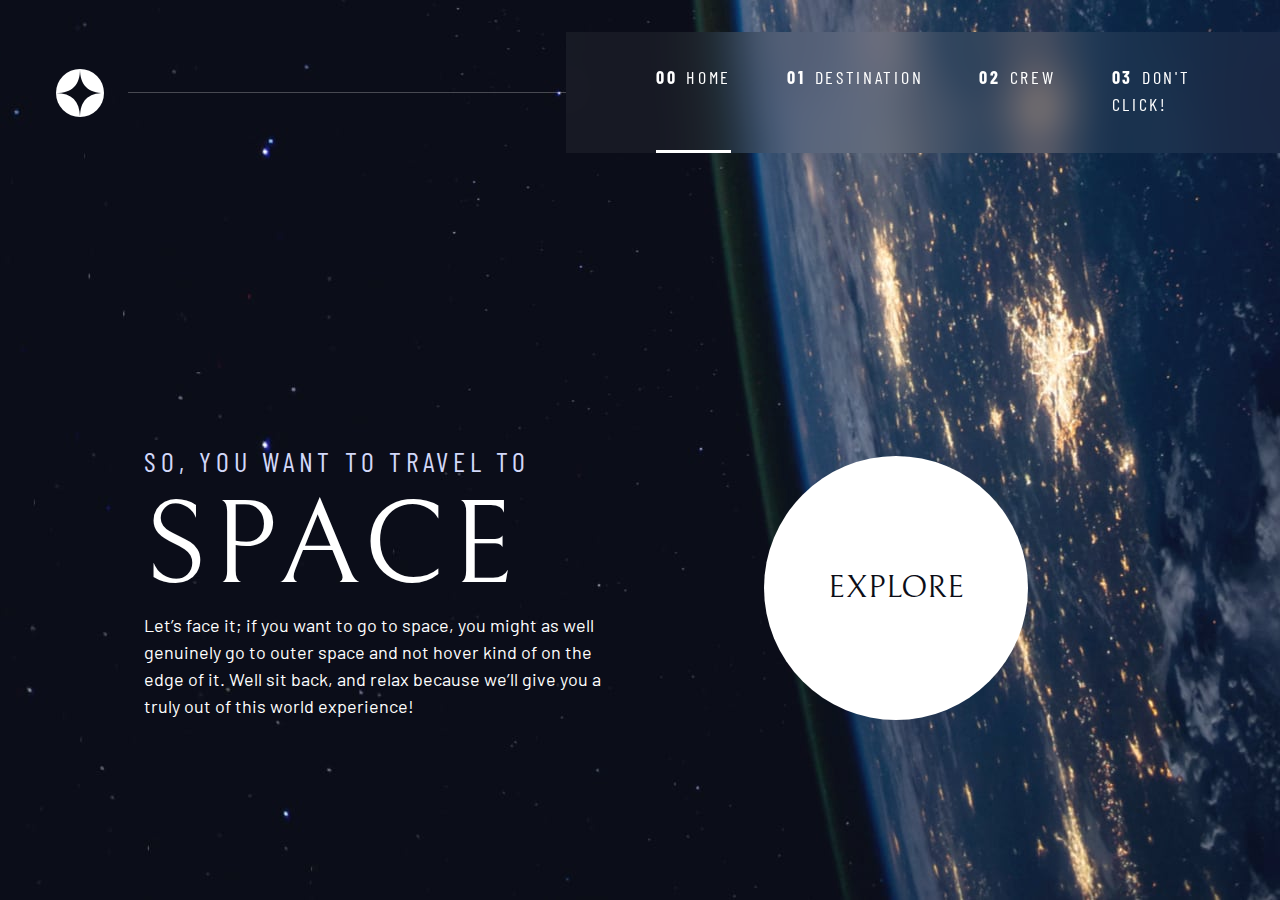
<file: index.html>
<!DOCTYPE html>
<html lang="en">
  <head>
    <meta charset="UTF-8" />
    <meta name="viewport" content="width=device-width, initial-scale=1.0" />

    <link rel="icon" type="image/png" sizes="32x32" href="./assets/favicon-32x32.png" />
    <!-- Google fonts -->
    <link rel="preconnect" href="https://fonts.googleapis.com" />
    <link rel="preconnect" href="https://fonts.gstatic.com" crossorigin />
    <link
      href="https://fonts.googleapis.com/css2?family=Barlow+Condensed:wght@400;700&family=Bellefair&family=Barlow:wght@400;700&display=swap"
      rel="stylesheet" />

    <!-- Our custom CSS -->
    <link rel="stylesheet" href="index.css" />
    <title>Space tour</title>
    <script src="navigation.js" defer></script>
  </head>
  <body class="home">
    <a class="skip-to-content" href="#main">Skip to content</a>
    <header class="primary-header flex">
      <div>
        <img src="./assets/shared/logo.svg" alt="space tourism logo" class="logo" />
      </div>
      <button class="mobile-nav-toggle" aria-controls="primary-navigation">
        <span class="sr-only" aria-expanded="false">Menu</span>
      </button>
      <nav>
        <ul
          id="primary-navigation"
          data-visible="false"
          class="primary-navigation underline-indicators flex">
          <li class="active">
            <a class="ff-sans-cond uppercase text-white letter-spacing-2" href="index.html"
              ><span aria-hidden="true">00</span>Home</a
            >
          </li>
          <li>
            <a class="ff-sans-cond uppercase text-white letter-spacing-2" href="destination.html"
              ><span aria-hidden="true">01</span>Destination</a
            >
          </li>
          <li>
            <a class="ff-sans-cond uppercase text-white letter-spacing-2" href="crew.html"
              ><span aria-hidden="true">02</span>Crew</a
            >
          </li>
          <li>
            <a class="ff-sans-cond uppercase text-white letter-spacing-2" href="technology.html"
              ><span aria-hidden="true">03</span>Don't Click!</a
            >
          </li>
        </ul>
      </nav>
    </header>

    <main id="main" class="grid-container grid-container--home">
      <div>
        <h1 class="text-accent fs-500 ff-sans-cond uppercase letter-spacing-1">
          So, you want to travel to <span class="d-block fs-900 ff-serif text-white">Space</span>
        </h1>

        <p>
          Let’s face it; if you want to go to space, you might as well genuinely go to outer space
          and not hover kind of on the edge of it. Well sit back, and relax because we’ll give you a
          truly out of this world experience!
        </p>
      </div>
      <div>
        <a href="destination.html" class="large-button uppercase ff-serif text-dark bg-white"
          >Explore</a
        >
      </div>
    </main>
  </body>
</html>
</file>
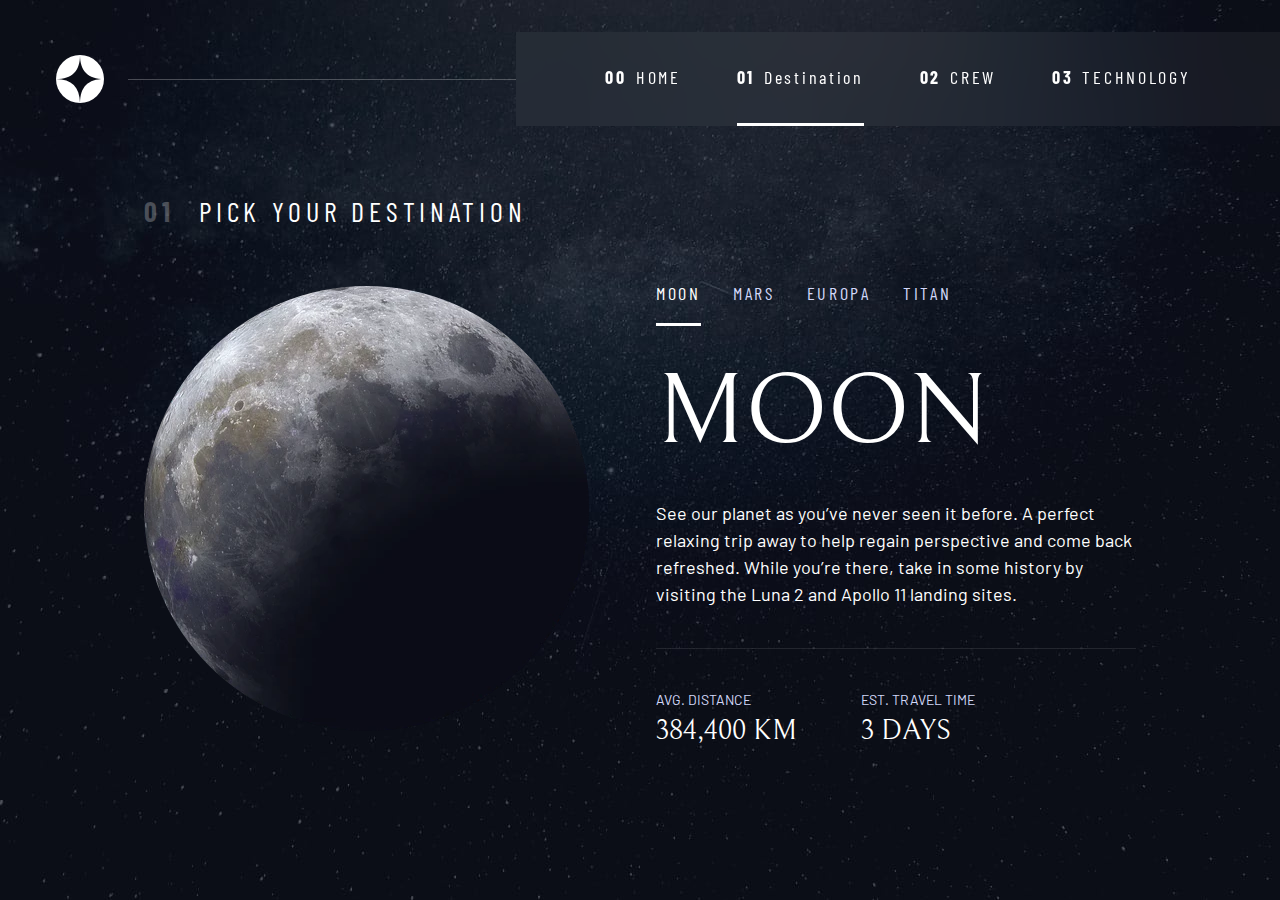
<file: destination.html>
<!DOCTYPE html>
<html lang="en">
<head>
  <meta charset="UTF-8">
  <meta name="viewport" content="width=device-width, initial-scale=1.0">

  <link rel="icon" type="image/png" sizes="32x32" href="./assets/favicon-32x32.png">
  <!-- Google fonts -->
  <link rel="preconnect" href="https://fonts.googleapis.com">
  <link rel="preconnect" href="https://fonts.gstatic.com" crossorigin>
  <link href="https://fonts.googleapis.com/css2?family=Barlow+Condensed:wght@400;700&family=Bellefair&family=Barlow:wght@400;700&display=swap"
      rel="stylesheet">
      
  <!-- Our custom CSS -->
  <link rel="stylesheet" href="index.css">
  <title>Frontend Mentor | Space tourism website</title>
  <script src="navigation.js" defer></script>
  <script src="tabs.js" defer></script>
</head>

<body class="destination">
  <a class="skip-to-content" href="#main">Skip to content</a>
  <header class="primary-header flex">
    <div>
      <img src="./assets/shared/logo.svg" alt="space tourism logo" class="logo">
    </div>
    <button class="mobile-nav-toggle" aria-controls="primary-navigation"><span class="sr-only" aria-expanded="false">Menu</span></button>
    <nav>
        <ul id="primary-navigation" data-visible="false" class="primary-navigation underline-indicators flex">
            <li><a class="ff-sans-cond uppercase text-white letter-spacing-2" href="index.html"><span aria-hidden="true">00</span>Home</a>
            <li class="active"><a class="ff-sans-cond uppercaseftab text-white letter-spacing-2" href="destination.html"><span aria-hidden="true">01</span>Destination</a>
            <li><a class="ff-sans-cond uppercase text-white letter-spacing-2" href="crew.html"><span aria-hidden="true">02</span>Crew</a>
            <li><a class="ff-sans-cond uppercase text-white letter-spacing-2" href="technology.html"><span aria-hidden="true">03</span>Technology</a>
        </ul>
    </nav>
  </header>
  
  <main id="main" class="grid-container grid-container--destination flow">
    <h1 class="numbered-title"><span aria-hidden="true">01</span> Pick your destination</h1>
    
    <picture id="moon-image">
      <source srcset="assets/destination/image-moon.webp" type="image/webp">
      <img src="assets/destination/image-moon.png" alt="the moon">
    </picture>
    <picture hidden id="mars-image">
      <source srcset="assets/destination/image-mars.webp" type="image/webp">
      <img src="assets/destination/image-mars.png" alt="the planet mars">
    </picture>
    <picture hidden id="europa-image">
      <source srcset="assets/destination/image-europa.webp" type="image/webp">
      <img src="assets/destination/image-europa.png" alt="the planet europa">
    </picture>
    <picture hidden id="titan-image">
      <source srcset="assets/destination/image-titan.webp" type="image/webp">
      <img src="assets/destination/image-titan.png" alt="the moon titan">
    </picture>
    
    
    <div class="tab-list underline-indicators flex" role="tablist" aria-label="destination list">
      <button aria-selected="true" role="tab" aria-controls="moon-tab" class="uppercase ff-sans-cond text-accent letter-spacing-2" tabindex="0" data-image="moon-image">Moon</button>
      <button aria-selected="false" role="tab" aria-controls="mars-tab" class="uppercase ff-sans-cond text-accent letter-spacing-2" tabindex="-1" data-image="mars-image">Mars</button>
      <button aria-selected="false" role="tab" aria-controls="europa-tab" class="uppercase ff-sans-cond text-accent letter-spacing-2" tabindex="-1" data-image="europa-image">Europa</button>
      <button aria-selected="false" role="tab" aria-controls="titan-tab" class="uppercase ff-sans-cond text-accent letter-spacing-2" tabindex="-1" data-image="titan-image">Titan</button>
  </div>

    <!-- The moon -->
    <article class="destination-info flow" id="moon-tab" tabindex="0" role="tabpanel">
      <h2 class="fs-800 uppercase ff-serif">Moon</h2>

      <p>See our planet as you’ve never seen it before. A perfect relaxing trip away to help 
      regain perspective and come back refreshed. While you’re there, take in some history 
      by visiting the Luna 2 and Apollo 11 landing sites.</p>
      
      <div class="destination-meta flex">
        <div>
          <h3 class="text-accent fs-200 uppercase">Avg. distance</h3>
          <p class="ff-serif uppercase">384,400 km</p>
        </div>
        <div>
          <h3 class="text-accent fs-200 uppercase">Est. travel time</h3>
          <p class="ff-serif uppercase">3 days</p>
        </div>
      </div>
    </article>
    
    <!-- Mars -->
    <article hidden class="destination-info flow" id="mars-tab" tabindex="0" role="tabpanel">
      <h2 class="fs-800 uppercase ff-serif">Mars</h2>

      <p>Don’t forget to pack your hiking boots. You’ll need them to tackle Olympus Mons, 
  the tallest planetary mountain in our solar system. It’s two and a half times 
  the size of Everest!</p>
      
      <div class="destination-meta flex">
        <div>
          <h3 class="text-accent fs-200 uppercase">Avg. distance</h3>
          <p class="ff-serif uppercase">225 mil. km</p>
        </div>
        <div>
          <h3 class="text-accent fs-200 uppercase">Est. travel time</h3>
          <p class="ff-serif uppercase">9 months</p>
        </div>
      </div>
    </article>
    
    <!-- Europa -->
    <article hidden class="destination-info flow" id="europa-tab" tabindex="0" role="tabpanel">
      <h2 class="fs-800 uppercase ff-serif">Europa</h2>

      <p>The smallest of the four Galilean moons orbiting Jupiter, Europa is a 
  winter lover’s dream. With an icy surface, it’s perfect for a bit of 
  ice skating, curling, hockey, or simple relaxation in your snug 
  wintery cabin.</p>
      <div class="destination-meta flex">
        <div>
          <h3 class="text-accent fs-200 uppercase">Avg. distance</h3>
          <p class="ff-serif uppercase">628 mil. km</p>
        </div>
        <div>
          <h3 class="text-accent fs-200 uppercase">Est. travel time</h3>
          <p class="ff-serif uppercase">3 years</p>
        </div>
      </div>
    </article>
    
    <!-- Titan -->
    <article hidden class="destination-info flow" id="titan-tab" tabindex="0" role="tabpanel">
      <h2 class="fs-800 uppercase ff-serif">Titan</h2>

      <p>The only moon known to have a dense atmosphere other than Earth, Titan 
  is a home away from home (just a few hundred degrees colder!). As a 
  bonus, you get striking views of the Rings of Saturn.</p>
      
      <div class="destination-meta flex">
        <div>
          <h3 class="text-accent fs-200 uppercase">Avg. distance</h3>
          <p class="ff-serif uppercase">1.6 bil. km</p>
        </div>
        <div>
          <h3 class="text-accent fs-200 uppercase">Est. travel time</h3>
          <p class="ff-serif uppercase">7 years</p>
        </div>
      </div>
    </article>
  </main>
  
<body>


  
</body>
</html>
</file>
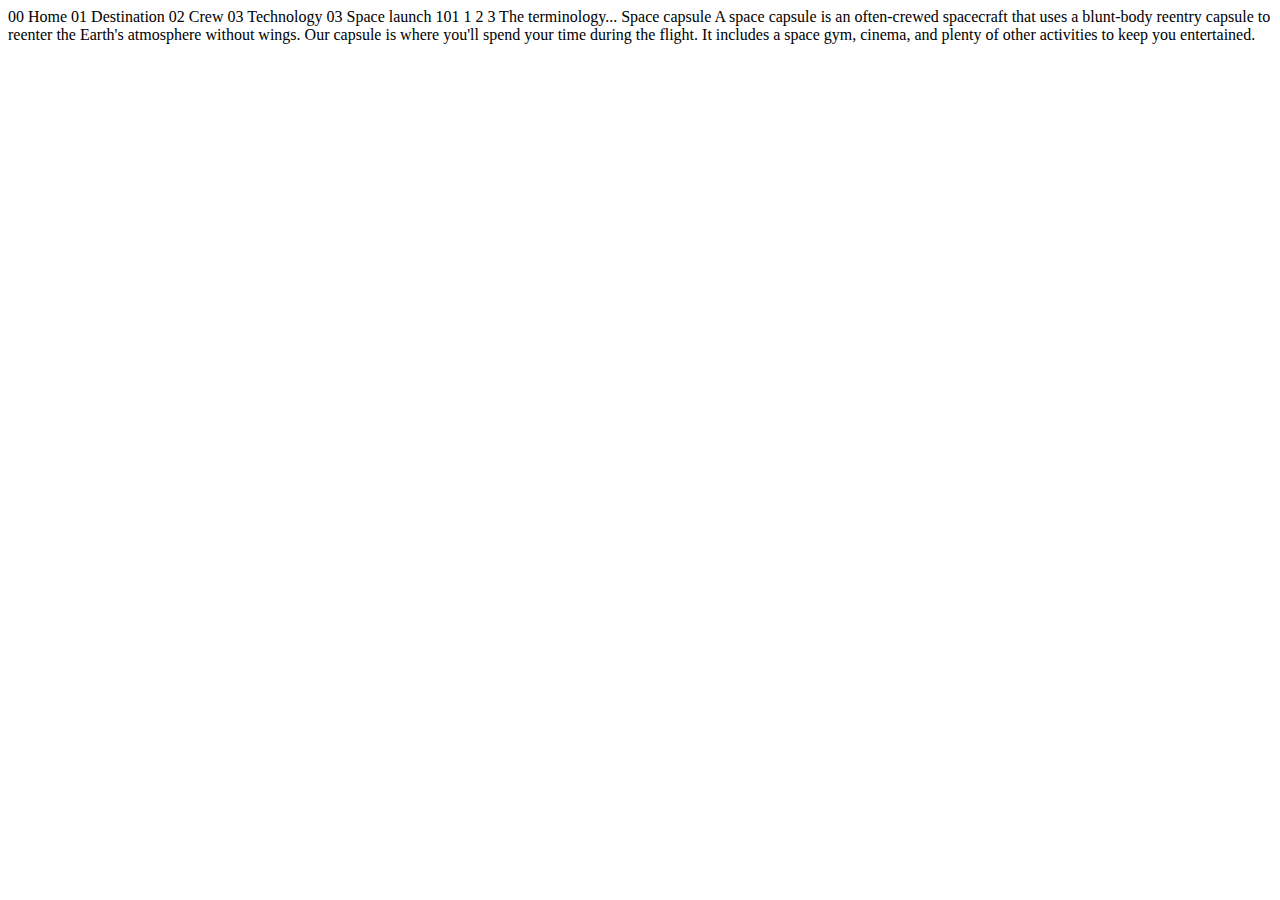
<file: technology-capsule.html>
<!DOCTYPE html>
<html lang="en">
<head>
  <meta charset="UTF-8">
  <meta name="viewport" content="width=device-width, initial-scale=1.0">

  <link rel="icon" type="image/png" sizes="32x32" href="./assets/favicon-32x32.png">
  
  <title>Frontend Mentor | Space tourism website</title>
</head>
<body>

  00 Home
  01 Destination
  02 Crew
  03 Technology

  03 Space launch 101

  1
  2
  3

  The terminology...
  Space capsule

  A space capsule is an often-crewed spacecraft that uses a blunt-body reentry 
  capsule to reenter the Earth's atmosphere without wings. Our capsule is where 
  you'll spend your time during the flight. It includes a space gym, cinema, 
  and plenty of other activities to keep you entertained.
</body>
</html>
</file>
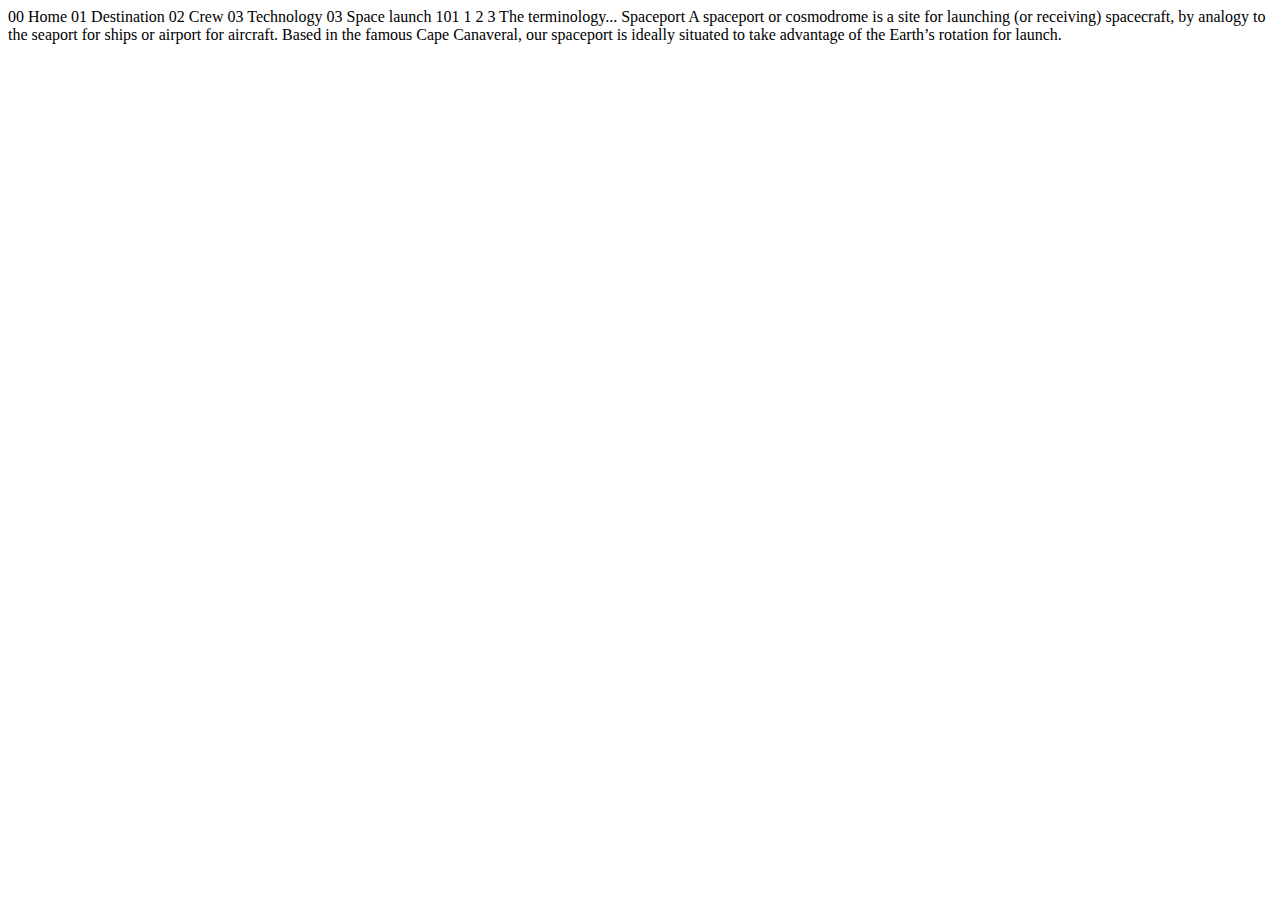
<file: technology-spaceport.html>
<!DOCTYPE html>
<html lang="en">
<head>
  <meta charset="UTF-8">
  <meta name="viewport" content="width=device-width, initial-scale=1.0">

  <link rel="icon" type="image/png" sizes="32x32" href="./assets/favicon-32x32.png">
  
  <title>Frontend Mentor | Space tourism website</title>
</head>
<body>

  00 Home
  01 Destination
  02 Crew
  03 Technology

  03 Space launch 101

  1
  2
  3

  The terminology...
  Spaceport

  A spaceport or cosmodrome is a site for launching (or receiving) spacecraft, 
  by analogy to the seaport for ships or airport for aircraft. Based in the 
  famous Cape Canaveral, our spaceport is ideally situated to take advantage 
  of the Earth’s rotation for launch.
</body>
</html>
</file>
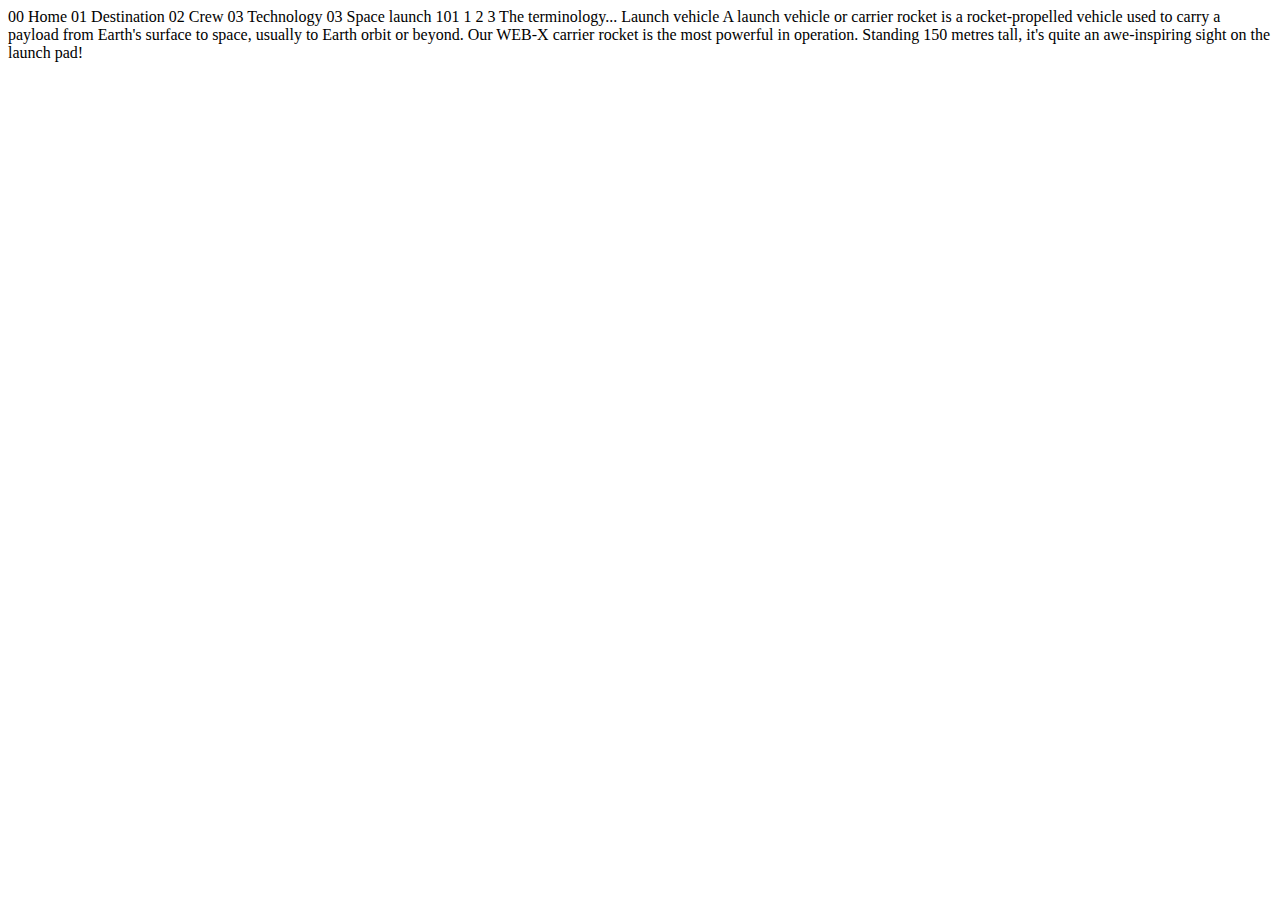
<file: technology-vehicle.html>
<!DOCTYPE html>
<html lang="en">
<head>
  <meta charset="UTF-8">
  <meta name="viewport" content="width=device-width, initial-scale=1.0">

  <link rel="icon" type="image/png" sizes="32x32" href="./assets/favicon-32x32.png">
  
  <title>Frontend Mentor | Space tourism website</title>
</head>
<body>

  00 Home
  01 Destination
  02 Crew
  03 Technology

  03 Space launch 101

  1
  2
  3

  The terminology...
  Launch vehicle

  A launch vehicle or carrier rocket is a rocket-propelled vehicle used to carry a 
  payload from Earth's surface to space, usually to Earth orbit or beyond. Our 
  WEB-X carrier rocket is the most powerful in operation. Standing 150 metres tall, 
  it's quite an awe-inspiring sight on the launch pad!
</body>
</html>
</file>
<file: index.css>
/* ------------------- */
/* Custom properties   */
/* ------------------- */

:root {
  /* colors */
  --clr-dark: 230 35% 7%;
  --clr-light: 231 77% 90%;
  --clr-white: 0 0% 100%;

  /* font-sizes */
  --fs-900: clamp(5rem, 8vw + 1rem, 9.375rem);
  --fs-800: 3.5rem;
  --fs-700: 1.5rem;
  --fs-600: 1rem;
  --fs-500: 1rem;
  --fs-400: 0.9375rem;
  --fs-300: 1rem;
  --fs-200: 0.875rem;

  /* font-families */
  --ff-serif: "Bellefair", serif;
  --ff-sans-cond: "Barlow Condensed", sans-serif;
  --ff-sans-normal: "Barlow", sans-serif;
}

@media (min-width: 35em) {
  :root {
    --fs-800: 5rem;
    --fs-700: 2.5rem;
    --fs-600: 1.5rem;
    --fs-500: 1.25rem;
    --fs-400: 1rem;
  }
}

@media (min-width: 45em) {
  :root {
    /* font-sizes */
    --fs-800: 6.25rem;
    --fs-700: 3.5rem;
    --fs-600: 2rem;
    --fs-500: 1.75rem;
    --fs-400: 1.125rem;
  }
}

/* ------------------- */
/* Reset               */
/* ------------------- */

/* https://piccalil.li/blog/a-modern-css-reset/ */

/* Box sizing */
*,
*::before,
*::after {
  box-sizing: border-box;
}

/* Reset margins */
body,
h1,
h2,
h3,
h4,
h5,
p,
figure,
picture {
  margin: 0;
}

h1,
h2,
h3,
h4,
h5,
h6,
p {
  font-weight: 400;
}

/* set up the body */
body {
  font-family: var(--ff-sans-normal);
  font-size: var(--fs-400);
  color: hsl(var(--clr-white));
  background-color: hsl(var(--clr-dark));
  line-height: 1.5;
  min-height: 100vh;

  display: grid;
  grid-template-rows: min-content 1fr;

  overflow-x: hidden;
}

/* make images easier to work with */
img,
picutre {
  max-width: 100%;
  display: block;
}

/* make form elements easier to work with */
input,
button,
textarea,
select {
  font: inherit;
}

/* remove animations for people who've turned them off */
@media (prefers-reduced-motion: reduce) {
  *,
  *::before,
  *::after {
    animation-duration: 0.01ms !important;
    animation-iteration-count: 1 !important;
    transition-duration: 0.01ms !important;
    scroll-behavior: auto !important;
  }
}

/* ------------------- */
/* Utility classes     */
/* ------------------- */

/* general */

.flex {
  display: flex;
  gap: var(--gap, 1rem);
}

.grid {
  display: grid;
  gap: var(--gap, 1rem);
}

.d-block {
  display: block;
}

.flow > *:where(:not(:first-child)) {
  margin-top: var(--flow-space, 1rem);
}

.flow--space-small {
  --flow-space: 0.5rem;
}

.container {
  padding-inline: 2em;
  margin-inline: auto;
  max-width: 80rem;
}

.sr-only {
  position: absolute;
  width: 1px;
  height: 1px;
  padding: 0;
  margin: -1px;
  overflow: hidden;
  clip: rect(0, 0, 0, 0);
  white-space: nowrap; /* added line */
  border: 0;
}

.skip-to-content {
  position: absolute;
  z-index: 9999;
  background: hsl(var(--clr-white));
  color: hsl(var(--clr-dark));
  padding: 0.5em 1em;
  margin-inline: auto;
  transform: translateY(-100%);
  transition: transform 250ms ease-in;
}

.skip-to-content:focus {
  transform: translateY(0);
}

/* colors */

.bg-dark {
  background-color: hsl(var(--clr-dark));
}
.bg-accent {
  background-color: hsl(var(--clr-light));
}
.bg-white {
  background-color: hsl(var(--clr-white));
}

.text-dark {
  color: hsl(var(--clr-dark));
}
.text-accent {
  color: hsl(var(--clr-light));
}
.text-white {
  color: hsl(var(--clr-white));
}

/* typography */

.ff-serif {
  font-family: var(--ff-serif);
}
.ff-sans-cond {
  font-family: var(--ff-sans-cond);
}
.ff-sans-normal {
  font-family: var(--ff-sans-normal);
}

.letter-spacing-1 {
  letter-spacing: 4.75px;
}
.letter-spacing-2 {
  letter-spacing: 2.7px;
}
.letter-spacing-3 {
  letter-spacing: 2.35px;
}

.uppercase {
  text-transform: uppercase;
}

.fs-900 {
  font-size: var(--fs-900);
}
.fs-800 {
  font-size: var(--fs-800);
}
.fs-700 {
  font-size: var(--fs-700);
}
.fs-600 {
  font-size: var(--fs-600);
}
.fs-500 {
  font-size: var(--fs-500);
}
.fs-400 {
  font-size: var(--fs-400);
}
.fs-300 {
  font-size: var(--fs-300);
}
.fs-200 {
  font-size: var(--fs-200);
}

.fs-900,
.fs-800,
.fs-700,
.fs-600 {
  line-height: 1.1;
}

.numbered-title {
  font-family: var(--ff-sans-cond);
  font-size: var(--fs-500);
  text-transform: uppercase;
  letter-spacing: 4.72px;
}

.numbered-title span {
  margin-right: 0.5em;
  font-weight: 700;
  color: hsl(var(--clr-white) / 0.25);
}

/* ------------------- */
/* Compontents         */
/* ------------------- */

.large-button {
  font-size: 2rem;
  position: relative;
  z-index: 1;
  display: inline-grid;
  place-items: center;
  padding: 0 2em;
  border-radius: 50%;
  aspect-ratio: 1;
  text-decoration: none;
}

.large-button::after {
  content: "";
  position: absolute;
  z-index: -1;
  width: 100%;
  height: 100%;
  background: hsl(var(--clr-white) / 0.1);
  border-radius: 50%;
  opacity: 0;
  transition: opacity 500ms linear, transform 750ms ease-in-out;
}

.large-button:hover::after,
.large-button:focus::after {
  opacity: 1;
  transform: scale(1.5);
}

/* primary-header */

.logo {
  margin: 1.5rem clamp(1.5rem, 5vw, 3.5rem);
}

.primary-header {
  justify-content: space-between;
  align-items: center;
}

.primary-navigation {
  --gap: clamp(1.5rem, 5vw, 3.5rem);
  --underline-gap: 2rem;
  list-style: none;
  padding: 0;
  margin: 0;
  background: hsl(var(--clr-white) / 0.05);
  backdrop-filter: blur(1.5rem);
}

.primary-navigation a {
  text-decoration: none;
}

.primary-navigation a > span {
  font-weight: 700;
  margin-right: 0.5em;
}

.mobile-nav-toggle {
  display: none;
}

@media (max-width: 35rem) {
  .primary-navigation {
    --underline-gap: 0.5rem;
    position: fixed;
    z-index: 1000;
    inset: 0 0 0 30%;
    list-style: none;
    padding: min(20rem, 15vh) 2rem;
    margin: 0;
    flex-direction: column;
    transform: translateX(100%);
    transition: transform 500ms ease-in-out;
  }

  .primary-navigation[data-visible="true"] {
    transform: translateX(0);
  }

  .primary-navigation.underline-indicators > .active {
    border: 0;
  }

  .mobile-nav-toggle {
    display: block;
    position: absolute;
    z-index: 2000;
    right: 1rem;
    top: 2rem;
    background: transparent;
    background-image: url(./assets/shared/icon-hamburger.svg);
    background-repeat: no-repeat;
    background-position: center;
    width: 1.5rem;
    aspect-ratio: 1;
    border: 0;
  }

  .mobile-nav-toggle[aria-expanded="true"] {
    background-image: url(./assets/shared/icon-close.svg);
  }

  .mobile-nav-toggle:focus-visible {
    outline: 5px solid white;
    outline-offset: 5px;
  }
}

@media (min-width: 35em) {
  .primary-navigation {
    padding-inline: clamp(3rem, 7vw, 7rem);
  }
}

@media (min-width: 35em) and (max-width: 44.999em) {
  .primary-navigation a > span {
    display: none;
  }
}

@media (min-width: 45em) {
  .primary-header::after {
    content: "";
    display: block;
    position: relative;
    height: 1px;
    width: 100%;
    margin-right: -2.5rem;
    background: hsl(var(--clr-white) / 0.25);
    order: 1;
  }

  nav {
    order: 2;
  }

  .primary-navigation {
    margin-block: 2rem;
  }
}

.underline-indicators > * {
  cursor: pointer;
  padding: var(--underline-gap, 1rem) 0;
  border: 0;
  border-bottom: 0.2rem solid hsl(var(--clr-white) / 0);
  background-color: transparent;
}

.underline-indicators > *:hover,
.underline-indicators > *:focus {
  border-color: hsl(var(--clr-white) / 0.5);
}

.underline-indicators > .active,
.underline-indicators > [aria-selected="true"] {
  color: hsl(var(--clr-white) / 1);
  border-color: hsl(var(--clr-white) / 1);
}

.tab-list {
  --gap: 2rem;
}

.dot-indicators > * {
  cursor: pointer;
  border: 0;
  border-radius: 50%;
  padding: 0.5em;
  background-color: hsl(var(--clr-white) / 0.25);
}

.dot-indicators > *:hover,
.dot-indicators > *:focus {
  background-color: hsl(var(--clr-white) / 0.5);
}

.dot-indicators > [aria-selected="true"] {
  background-color: hsl(var(--clr-white) / 1);
}

/* ----------------------------- */
/* Page specific background      */
/* ----------------------------- */
body {
  background-size: cover;
  background-position: bottom center;
}
/* home */
.home {
  background-image: url(./assets/home/background-home-mobile.jpg);
}

@media (min-width: 35rem) {
  .home {
    background-position: center center;
    background-image: url(./assets/home/background-home-tablet.jpg);
  }
}

@media (min-width: 45rem) {
  .home {
    background-image: url(./assets/home/background-home-desktop.jpg);
  }
}

/* destination*/
.destination {
  background-image: url(./assets/destination/background-destination-mobile.jpg);
}

@media (min-width: 35rem) {
  .destination {
    background-position: center center;
    background-image: url(./assets/destination/background-destination-tablet.jpg);
  }
}

@media (min-width: 45rem) {
  .destination {
    background-image: url(./assets/destination/background-destination-desktop.jpg);
  }
}

/* crew */
.crew {
  background-image: url(./assets/home/background-crew-mobile.jpg);
}

@media (min-width: 35rem) {
  .crew {
    background-position: center center;
    background-image: url(./assets/crew/background-crew-tablet.jpg);
  }
}

@media (min-width: 45rem) {
  .crew {
    background-image: url(./assets/crew/background-crew-desktop.jpg);
  }
}

/* ----------------------------- */
/* Layout                        */
/* ----------------------------- */

.grid-container {
  text-align: center;
  display: grid;
  place-items: center;
  padding-inline: 1rem;
  padding-bottom: 4rem;
}

.grid-container p:not([class]) {
  max-width: 50ch;
}

.numbered-title {
  grid-area: title;
}

/* destination layout */
.grid-container--destination {
  --flow-space: 2rem;
  grid-template-areas:
    "title"
    "image"
    "tabs"
    "content";
}

.grid-container--destination > picture {
  grid-area: image;
  max-width: 60%;
}

.grid-container--destination > .tab-list {
  grid-area: tabs;
}

.grid-container--destination > .destination-info {
  grid-area: content;
}

.destination-meta {
  flex-direction: column;
  border-top: 1px solid hsl(var(--clr-white) / 0.1);
  padding-top: 2.5rem;
  margin-top: 2.5rem;
}

.destination-meta p {
  font-size: 1.75rem;
}

/* CREW LAYOUT */
.grid-container--crew {
  --flow-space: 2rem;
  grid-template-areas:
    "title"
    "image"
    "tabs"
    "content";
}

.grid-container--crew > picture {
  grid-area: image;
  max-width: 60%;
  border-bottom: 1px solid hsl(var(--clr-white) / 0.2);
}

.grid-container--crew > .dot-indicators {
  grid-area: tabs;
}

.grid-container--crew > .crew-details {
  grid-area: content;
}

.crew-details h2 {
  opacity: 0.5;
}

@media (min-width: 35em) {
  .numbered-title {
    justify-self: start;
    margin-top: 2rem;
  }

  .destination-meta {
    flex-direction: row;
    justify-content: space-evenly;
  }

  .grid-container--crew {
    padding-bottom: 0;
    grid-template-areas:
      "title"
      "content"
      "tabs"
      "image";
  }
}

@media (min-width: 45em) {
  .grid-container {
    text-align: left;
    column-gap: var(--container-gap, 2rem);
    grid-template-columns: minmax(1rem, 1fr) repeat(2, minmax(0, 30rem)) minmax(1rem, 1fr);
  }

  .grid-container--home {
    padding-bottom: max(6rem, 20vh);
    align-items: end;
  }

  .grid-container--home > *:first-child {
    grid-column: 2;
  }

  .grid-container--home > *:last-child {
    grid-column: 3;
  }

  .grid-container--destination {
    justify-items: start;
    align-content: start;
    grid-template-areas:
      ". title title ."
      ". image tabs ."
      ". image content .";
  }

  .grid-container--destination > picture {
    max-width: 100%;
  }

  .destination-meta {
    --gap: min(5vw, 6rem);
    justify-content: start;
  }

  .grid-container--crew {
    grid-template-columns: minmax(1rem, 1fr) minmax(0, 40rem) minmax(0, 20rem) minmax(1rem, 1fr);
    justify-items: start;
    grid-template-areas:
      ".title title."
      ".content image."
      ".tabs image.";
  }

  .grid-container--crew > picture {
    grid-column: span 2;
    align-self: end;
    max-width: 100%;
  }
}
</file>
